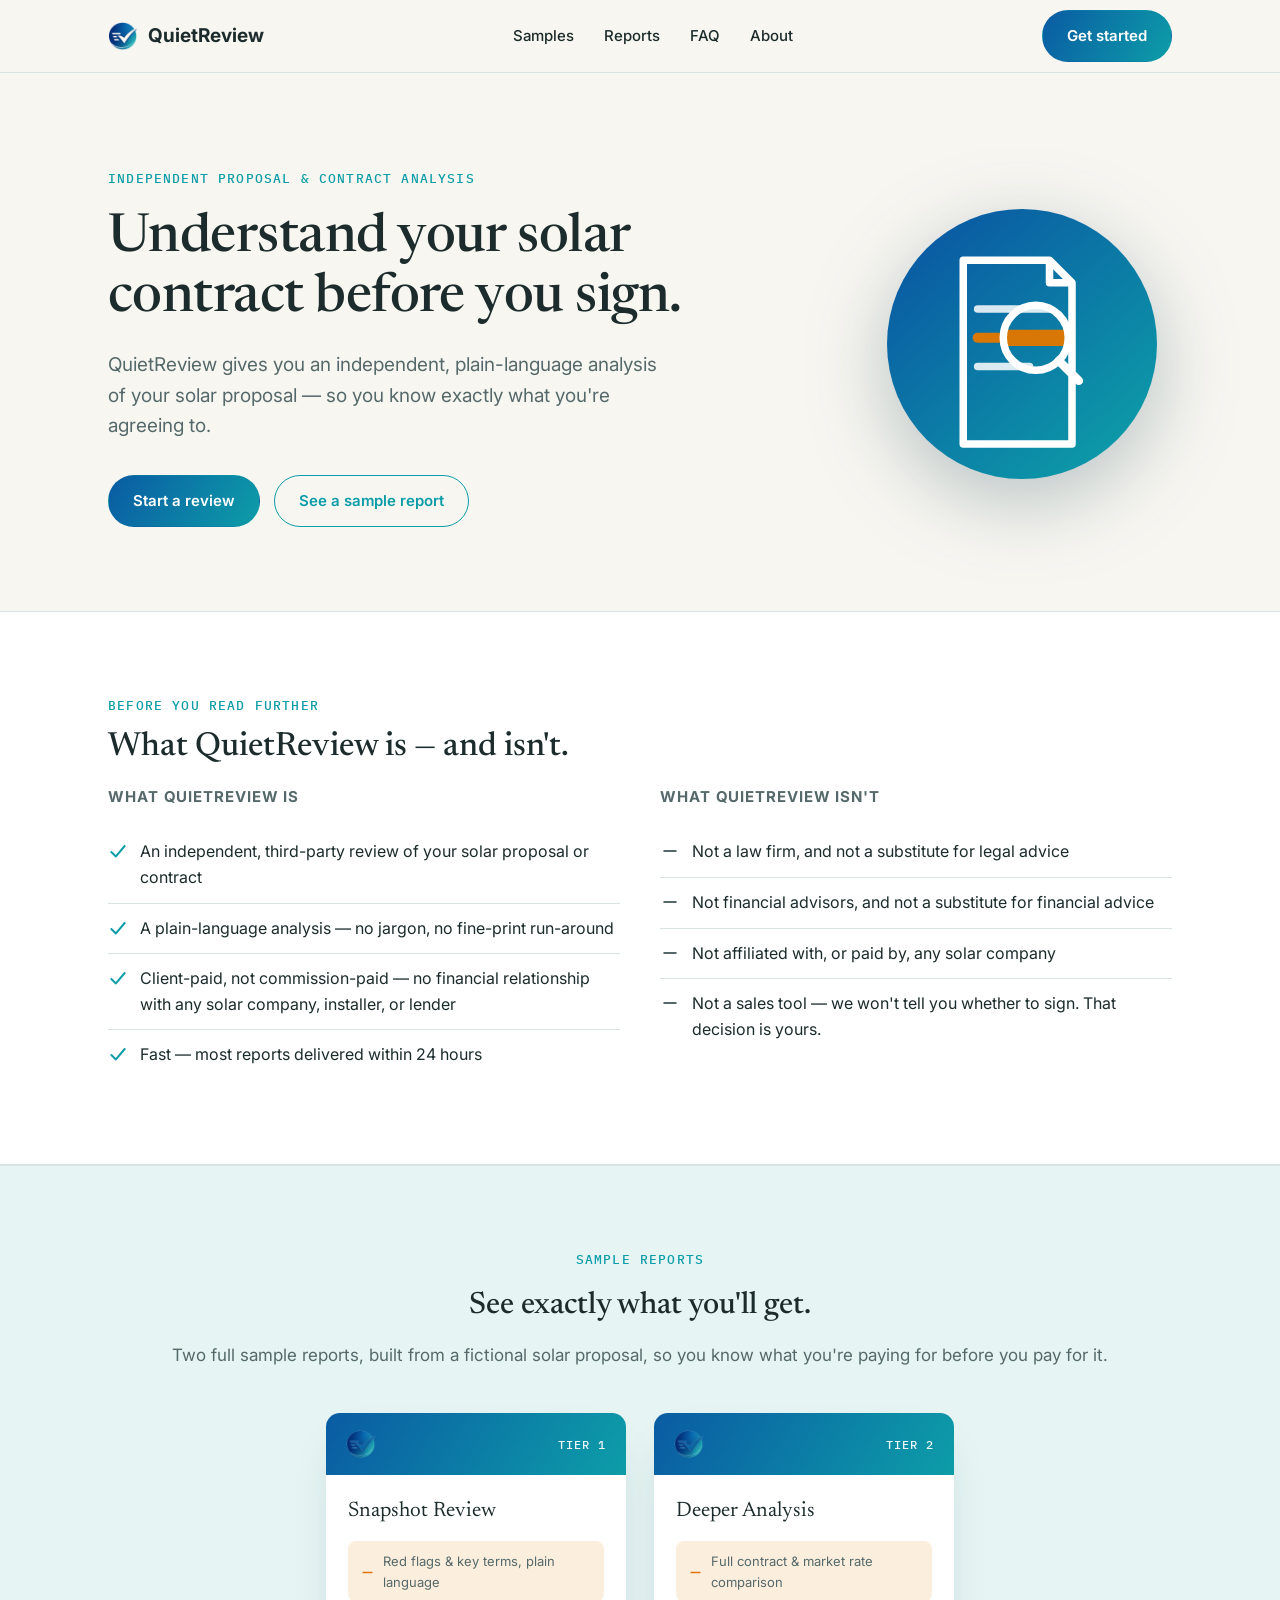
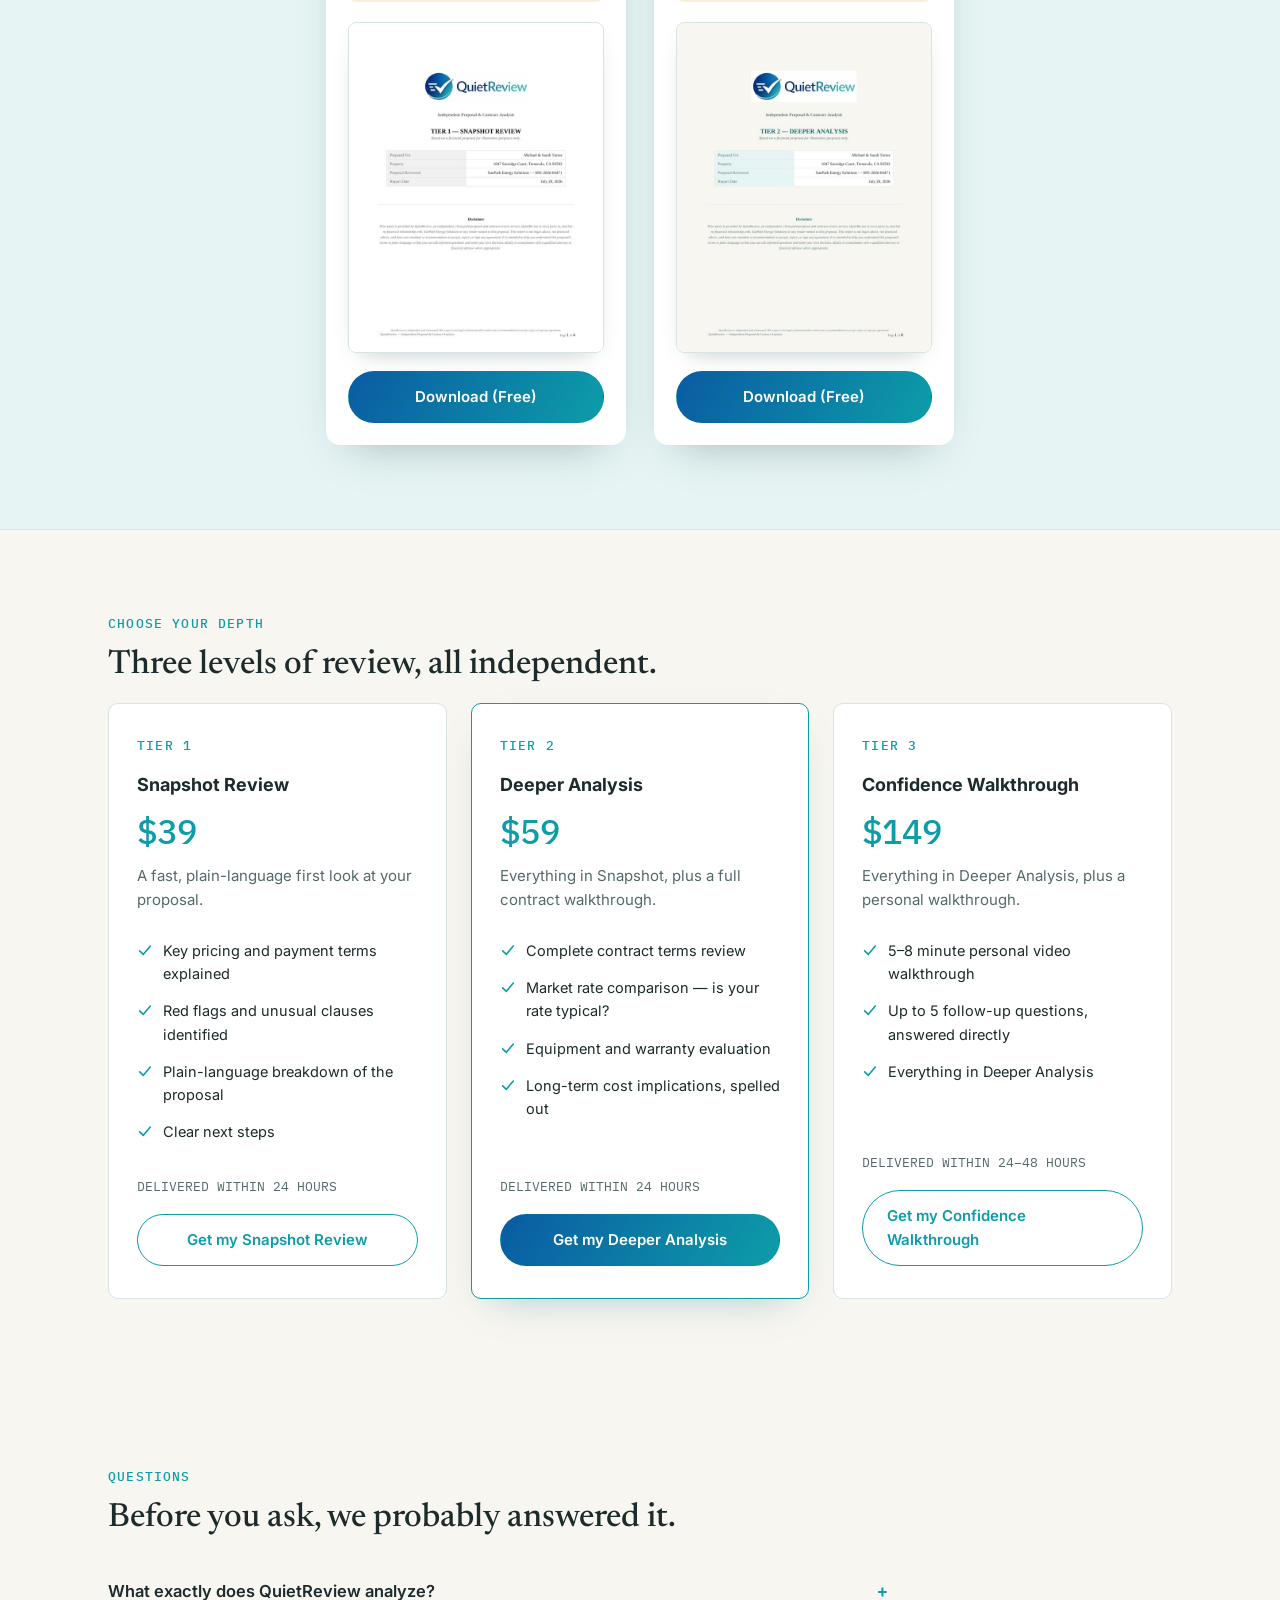
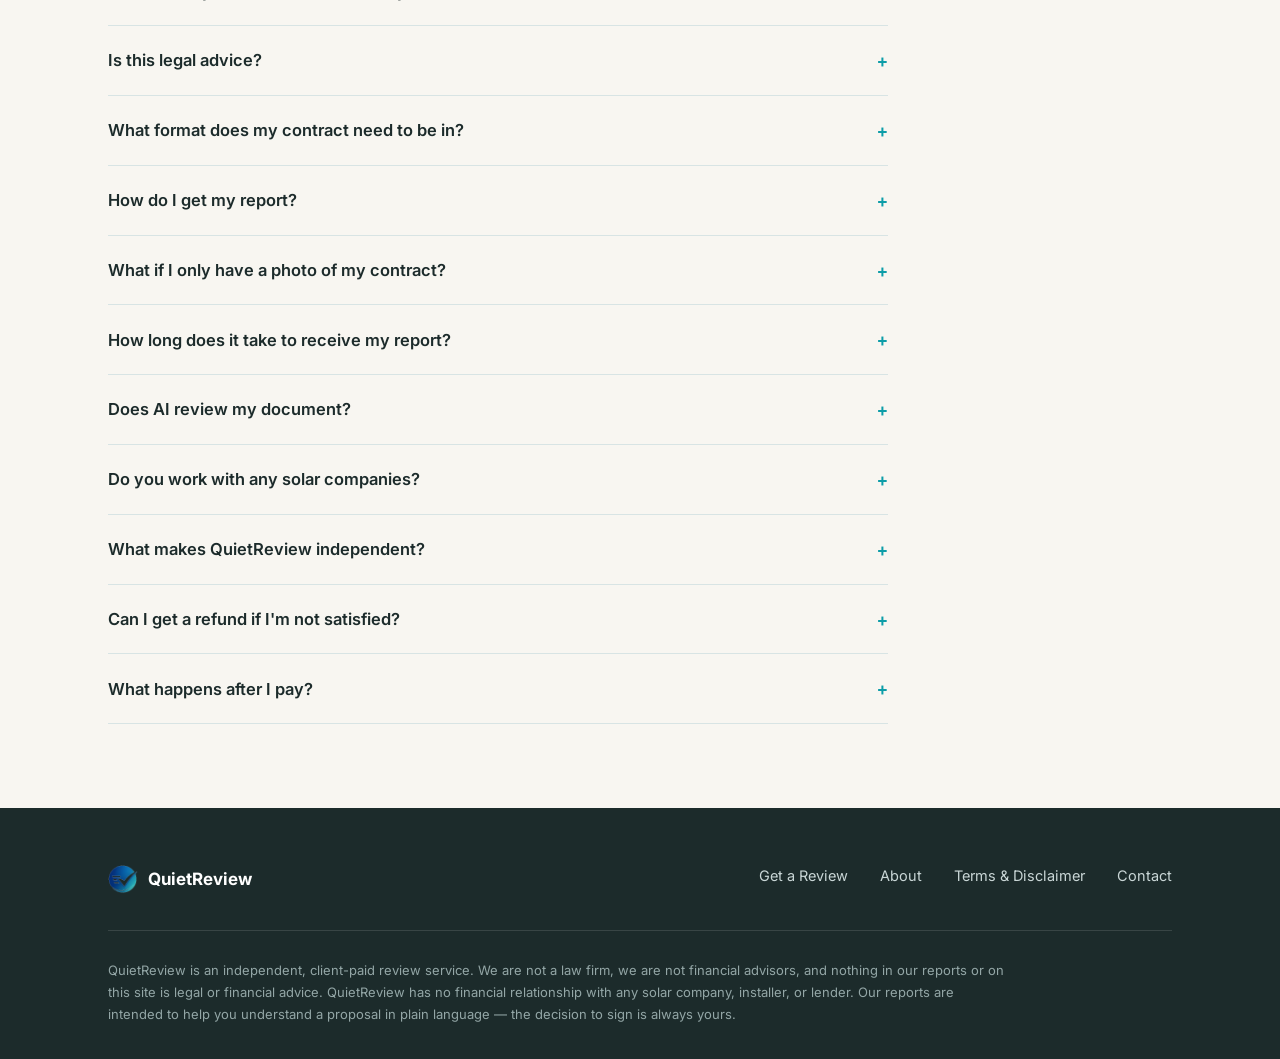
<file: index.html>
<!DOCTYPE html>
<html lang="en">
<head>
<meta charset="UTF-8">
<meta name="viewport" content="width=device-width, initial-scale=1.0">
<title>QuietReview — Understand your solar contract before you sign</title>
<meta name="description" content="QuietReview gives you an independent, plain-language analysis of your solar proposal — so you know exactly what you're agreeing to. Client-paid, not commission-paid.">
<link rel="icon" type="image/png" href="assets/quietreview-favicon.png">
<link rel="stylesheet" href="style.css?v=4">
</head>
<body>

<!-- Reusable SVG signature: the checkmark from the mark, used as the recurring
     structural device throughout (list markers, hero motif) instead of generic bullets/numbers -->
<svg width="0" height="0" style="position:absolute">
  <symbol id="qr-check" viewBox="0 0 24 24" fill="none">
    <path d="M4 13.2L9.5 18.5L20 6" stroke="currentColor" stroke-width="2.4" stroke-linecap="round" stroke-linejoin="round"/>
  </symbol>
  <symbol id="qr-dash" viewBox="0 0 24 24" fill="none">
    <path d="M5 12H19" stroke="currentColor" stroke-width="2.4" stroke-linecap="round"/>
  </symbol>
  <linearGradient id="qr-crisp-mark-grad" x1="15%" y1="10%" x2="90%" y2="95%">
    <stop offset="0%" stop-color="#0A5BA3"/>
    <stop offset="100%" stop-color="#0D9DA8"/>
  </linearGradient>
  <symbol id="qr-crisp-mark" viewBox="0 0 24 24">
    <circle cx="12" cy="12" r="12" fill="url(#qr-crisp-mark-grad)"/>
    <g stroke="#FFFFFF" stroke-width="1.6" stroke-linecap="round">
      <line x1="6.5" y1="8.3" x2="11.5" y2="8.3"/>
      <line x1="6.5" y1="11" x2="10" y2="11"/>
    </g>
    <path d="M6.3 13.2L10 16.7L18 8" stroke="#FFFFFF" stroke-width="2.1" stroke-linecap="round" stroke-linejoin="round" fill="none"/>
  </symbol>
  <linearGradient id="qr-mark-gradient" x1="15%" y1="10%" x2="90%" y2="95%">
    <stop offset="0%" stop-color="#0A5BA3"/>
    <stop offset="100%" stop-color="#0D9DA8"/>
  </linearGradient>
  <clipPath id="lens-clip">
    <circle cx="131" cy="115" r="26"/>
  </clipPath>
</svg>

<header class="site-header">
  <div class="wrap">
    <a class="brand" href="/">
      <img src="assets/quietreview-mark.png" alt="">
      <span class="brand-word">QuietReview</span>
    </a>
    <nav>
      <ul class="nav-links">
        <li><a href="#samples">Samples</a></li>
        <li><a href="#tiers">Reports</a></li>
        <li><a href="#faq">FAQ</a></li>
        <li><a href="about.html">About</a></li>
      </ul>
    </nav>
    <a class="btn nav-cta" href="order.html">Get started</a>
  </div>
</header>

<main>

  <!-- ============ HERO ============ -->
  <section class="hero">
    <div class="wrap">
      <div>
        <p class="eyebrow">Independent Proposal &amp; Contract Analysis</p>
        <h1>Understand your solar contract before you sign.</h1>
        <p class="lede">QuietReview gives you an independent, plain-language analysis of your solar proposal — so you know exactly what you're agreeing to.</p>
        <div class="hero-ctas">
          <a class="btn btn-primary" href="order.html">Start a review</a>
          <a class="btn btn-outline" href="#samples">See a sample report</a>
        </div>
      </div>
      <div class="hero-mark" aria-hidden="true">
        <svg viewBox="0 0 240 240">
          <circle cx="120" cy="120" r="108" fill="url(#qr-mark-gradient)"/>
          <!-- document, sized and positioned so the full visual mass (not just the line) balances at true center -->
          <g transform="translate(73,53)">
            <path d="M0 0 H69 L87 18 V147 H0 Z" fill="none" stroke="#FFFFFF" stroke-width="6" stroke-linejoin="round" stroke-linecap="round"/>
            <path d="M69 0 V18 H87" fill="none" stroke="#FFFFFF" stroke-width="6" stroke-linejoin="round"/>
            <line x1="11.5" y1="39" x2="69" y2="39" stroke="#FFFFFF" stroke-width="6" stroke-linecap="round" opacity="0.85"/>
            <line x1="11.5" y1="62" x2="74" y2="62" stroke="#D97706" stroke-width="8" stroke-linecap="round"/>
            <line x1="11.5" y1="85" x2="53" y2="85" stroke="#FFFFFF" stroke-width="6" stroke-linecap="round" opacity="0.85"/>
          </g>
          <!-- magnified segment of the flagged line, clipped to the lens -->
          <g clip-path="url(#lens-clip)">
            <line x1="99" y1="115" x2="163" y2="115" stroke="#D97706" stroke-width="13" stroke-linecap="round"/>
          </g>
          <!-- lens rim, drawn after the magnified line so the edge reads clean -->
          <circle cx="131" cy="115" r="26" fill="none" stroke="#FFFFFF" stroke-width="6"/>
          <line x1="149.4" y1="133.4" x2="165.4" y2="149.4" stroke="#FFFFFF" stroke-width="7" stroke-linecap="round"/>
        </svg>
      </div>
    </div>
  </section>

  <!-- ============ WHAT IT IS / ISN'T ============ -->
  <section class="is-isnt">
    <div class="wrap">
      <div class="section-head">
        <p class="eyebrow">Before You Read Further</p>
        <h2>What QuietReview is — and isn't.</h2>
      </div>
      <div class="is-isnt-grid">
        <div class="is-isnt-card is">
          <h3>What QuietReview is</h3>
          <ul>
            <li><svg class="mark"><use href="#qr-check"/></svg> An independent, third-party review of your solar proposal or contract</li>
            <li><svg class="mark"><use href="#qr-check"/></svg> A plain-language analysis — no jargon, no fine-print run-around</li>
            <li><svg class="mark"><use href="#qr-check"/></svg> Client-paid, not commission-paid — no financial relationship with any solar company, installer, or lender</li>
            <li><svg class="mark"><use href="#qr-check"/></svg> Fast — most reports delivered within 24 hours</li>
          </ul>
        </div>
        <div class="is-isnt-card isnt">
          <h3>What QuietReview isn't</h3>
          <ul>
            <li><svg class="mark"><use href="#qr-dash"/></svg> Not a law firm, and not a substitute for legal advice</li>
            <li><svg class="mark"><use href="#qr-dash"/></svg> Not financial advisors, and not a substitute for financial advice</li>
            <li><svg class="mark"><use href="#qr-dash"/></svg> Not affiliated with, or paid by, any solar company</li>
            <li><svg class="mark"><use href="#qr-dash"/></svg> Not a sales tool — we won't tell you whether to sign. That decision is yours.</li>
          </ul>
        </div>
      </div>
    </div>
  </section>

  <!-- ============ SAMPLES ============ -->
  <section class="samples" id="samples">
    <div class="wrap">
      <p class="eyebrow">Sample Reports</p>
      <h2>See exactly what you'll get.</h2>
      <p class="lede">Two full sample reports, built from a fictional solar proposal, so you know what you're paying for before you pay for it.</p>

      <div class="sample-grid">
        <div class="sample-card">
          <div class="sample-card-top">
            <img src="assets/quietreview-mark.png" alt="" class="sample-card-mark">
            <span class="sample-card-tier">TIER 1</span>
          </div>
          <div class="sample-card-body">
            <p class="sample-card-title">Snapshot Review</p>
            <div class="sample-card-flag">
              <svg class="mark" style="width:15px;height:15px;color:#D97706"><use href="#qr-dash"/></svg>
              Red flags &amp; key terms, plain language
            </div>
          </div>
          <a class="sample-card-preview-link" href="assets/samples/QuietReview-Sample-Snapshot-Review.pdf" download>
            <img class="sample-card-preview" src="assets/sample-snapshot-preview.jpg" alt="Preview of page 1 of the Snapshot Review sample report">
          </a>
          <a class="btn btn-primary sample-card-btn" href="assets/samples/QuietReview-Sample-Snapshot-Review.pdf" download>Download (Free)</a>
        </div>

        <div class="sample-card">
          <div class="sample-card-top">
            <img src="assets/quietreview-mark.png" alt="" class="sample-card-mark">
            <span class="sample-card-tier">TIER 2</span>
          </div>
          <div class="sample-card-body">
            <p class="sample-card-title">Deeper Analysis</p>
            <div class="sample-card-flag">
              <svg class="mark" style="width:15px;height:15px;color:#D97706"><use href="#qr-dash"/></svg>
              Full contract &amp; market rate comparison
            </div>
          </div>
          <a class="sample-card-preview-link" href="assets/samples/QuietReview-Sample-Deeper-Analysis.pdf" download>
            <img class="sample-card-preview" src="assets/sample-deeper-preview.jpg" alt="Preview of page 1 of the Deeper Analysis sample report">
          </a>
          <a class="btn btn-primary sample-card-btn" href="assets/samples/QuietReview-Sample-Deeper-Analysis.pdf" download>Download (Free)</a>
        </div>
      </div>

    </div>
  </section>

  <!-- ============ TIERS ============ -->
  <section class="tiers" id="tiers">
    <div class="wrap">
      <div class="section-head">
        <p class="eyebrow">Choose Your Depth</p>
        <h2>Three levels of review, all independent.</h2>
      </div>
      <div class="tier-grid">

        <div class="tier-card">
          <p class="eyebrow">Tier 1</p>
          <p class="tier-name">Snapshot Review</p>
          <p class="tier-price">$39</p>
          <p class="tier-desc">A fast, plain-language first look at your proposal.</p>
          <ul>
            <li><svg class="mark"><use href="#qr-check"/></svg> Key pricing and payment terms explained</li>
            <li><svg class="mark"><use href="#qr-check"/></svg> Red flags and unusual clauses identified</li>
            <li><svg class="mark"><use href="#qr-check"/></svg> Plain-language breakdown of the proposal</li>
            <li><svg class="mark"><use href="#qr-check"/></svg> Clear next steps</li>
          </ul>
          <p class="tier-delivery">DELIVERED WITHIN 24 HOURS</p>
          <a class="btn btn-outline" href="order.html?tier=snapshot">Get my Snapshot Review</a>
        </div>

        <div class="tier-card featured">
          <p class="eyebrow">Tier 2</p>
          <p class="tier-name">Deeper Analysis</p>
          <p class="tier-price">$59</p>
          <p class="tier-desc">Everything in Snapshot, plus a full contract walkthrough.</p>
          <ul>
            <li><svg class="mark"><use href="#qr-check"/></svg> Complete contract terms review</li>
            <li><svg class="mark"><use href="#qr-check"/></svg> Market rate comparison — is your rate typical?</li>
            <li><svg class="mark"><use href="#qr-check"/></svg> Equipment and warranty evaluation</li>
            <li><svg class="mark"><use href="#qr-check"/></svg> Long-term cost implications, spelled out</li>
          </ul>
          <p class="tier-delivery">DELIVERED WITHIN 24 HOURS</p>
          <a class="btn btn-primary" href="order.html?tier=deeper">Get my Deeper Analysis</a>
        </div>

        <div class="tier-card">
          <p class="eyebrow">Tier 3</p>
          <p class="tier-name">Confidence Walkthrough</p>
          <p class="tier-price">$149</p>
          <p class="tier-desc">Everything in Deeper Analysis, plus a personal walkthrough.</p>
          <ul>
            <li><svg class="mark"><use href="#qr-check"/></svg> 5–8 minute personal video walkthrough</li>
            <li><svg class="mark"><use href="#qr-check"/></svg> Up to 5 follow-up questions, answered directly</li>
            <li><svg class="mark"><use href="#qr-check"/></svg> Everything in Deeper Analysis</li>
          </ul>
          <p class="tier-delivery">DELIVERED WITHIN 24–48 HOURS</p>
          <a class="btn btn-outline" href="order.html?tier=walkthrough">Get my Confidence Walkthrough</a>
        </div>

      </div>
    </div>
  </section>

  <!-- ============ FAQ ============ -->
  <section class="faq" id="faq">
    <div class="wrap">
      <div class="section-head">
        <p class="eyebrow">Questions</p>
        <h2>Before you ask, we probably answered it.</h2>
      </div>
      <div class="faq-list">

        <details class="faq-item">
          <summary>What exactly does QuietReview analyze?<span class="faq-toggle">+</span></summary>
          <p class="faq-answer">We review the actual proposal, contract, or bid you upload — pricing, payment terms, financing structure, equipment, and warranties, plus any clauses worth understanding before you sign. We tell you what's typical, what's unusual, and what's worth asking about, all in plain language.</p>
        </details>

        <details class="faq-item">
          <summary>Is this legal advice?<span class="faq-toggle">+</span></summary>
          <p class="faq-answer">No. QuietReview is not a law firm, and nothing we provide is legal advice. We help you understand what a document says — we don't represent you, and we're not a substitute for a licensed attorney if you need one.</p>
        </details>

        <details class="faq-item">
          <summary>What format does my contract need to be in?<span class="faq-toggle">+</span></summary>
          <p class="faq-answer">Any format works. Upload a PDF, a photo, or a scan — whatever you have is fine.</p>
        </details>

        <details class="faq-item">
          <summary>How do I get my report?<span class="faq-toggle">+</span></summary>
          <p class="faq-answer">Select a tier, upload your document, and check out. We email your finished report to the address you provide at checkout.</p>
        </details>

        <details class="faq-item">
          <summary>What if I only have a photo of my contract?<span class="faq-toggle">+</span></summary>
          <p class="faq-answer">That's completely fine. A clear photo of every page is all we need — just make sure the text is readable.</p>
        </details>

        <details class="faq-item">
          <summary>How long does it take to receive my report?<span class="faq-toggle">+</span></summary>
          <p class="faq-answer">Snapshot Review and Deeper Analysis reports are delivered within 24 hours. Confidence Walkthrough orders, which include a personal video, are delivered within 24–48 hours.</p>
        </details>

        <details class="faq-item">
          <summary>Does AI review my document?<span class="faq-toggle">+</span></summary>
          <p class="faq-answer">Yes. Every report starts with AI analysis, then is reviewed by a person before it's sent to you — that's true across every tier, Snapshot Review included. AI doesn't change who we work for.</p>
        </details>

        <details class="faq-item">
          <summary>Do you work with any solar companies?<span class="faq-toggle">+</span></summary>
          <p class="faq-answer">No. QuietReview doesn't accept payment, referrals, or compensation from any solar company, installer, or lender. Our only client is you.</p>
        </details>

        <details class="faq-item">
          <summary>What makes QuietReview independent?<span class="faq-toggle">+</span></summary>
          <p class="faq-answer">We're paid directly by the homeowner, not by a company trying to sell you a system. That means our only incentive is to give you an accurate, honest read of what you're looking at.</p>
        </details>

        <details class="faq-item">
          <summary>Can I get a refund if I'm not satisfied?<span class="faq-toggle">+</span></summary>
          <p class="faq-answer">If we make an error in your report, or don't deliver within the promised window, contact us and we'll make it right — including a refund if appropriate. Because each report involves real analysis time on our end, we're not able to offer refunds based simply on what the report finds.</p>
        </details>

        <details class="faq-item">
          <summary>What happens after I pay?<span class="faq-toggle">+</span></summary>
          <p class="faq-answer">You'll get an immediate email confirming your order and delivery timeframe. Our team reviews your document and prepares your report, then emails it directly to you — no further steps required on your end.</p>
        </details>

      </div>
    </div>
  </section>

</main>

<footer class="site-footer">
  <div class="wrap">
    <div class="footer-top">
      <div class="footer-brand">
        <img src="assets/quietreview-mark.png" alt="" class="footer-brand-mark">
        <span>QuietReview</span>
      </div>
      <ul class="footer-links">
        <li><a href="order.html">Get a Review</a></li>
        <li><a href="about.html">About</a></li>
        <li><a href="terms.html">Terms &amp; Disclaimer</a></li>
        <li><a href="mailto:hello@quietreview.com">Contact</a></li>
      </ul>
    </div>
    <p class="footer-disclaimer">QuietReview is an independent, client-paid review service. We are not a law firm, we are not financial advisors, and nothing in our reports or on this site is legal or financial advice. QuietReview has no financial relationship with any solar company, installer, or lender. Our reports are intended to help you understand a proposal in plain language — the decision to sign is always yours.</p>
  </div>
</footer>

</body>
</html>
</file>
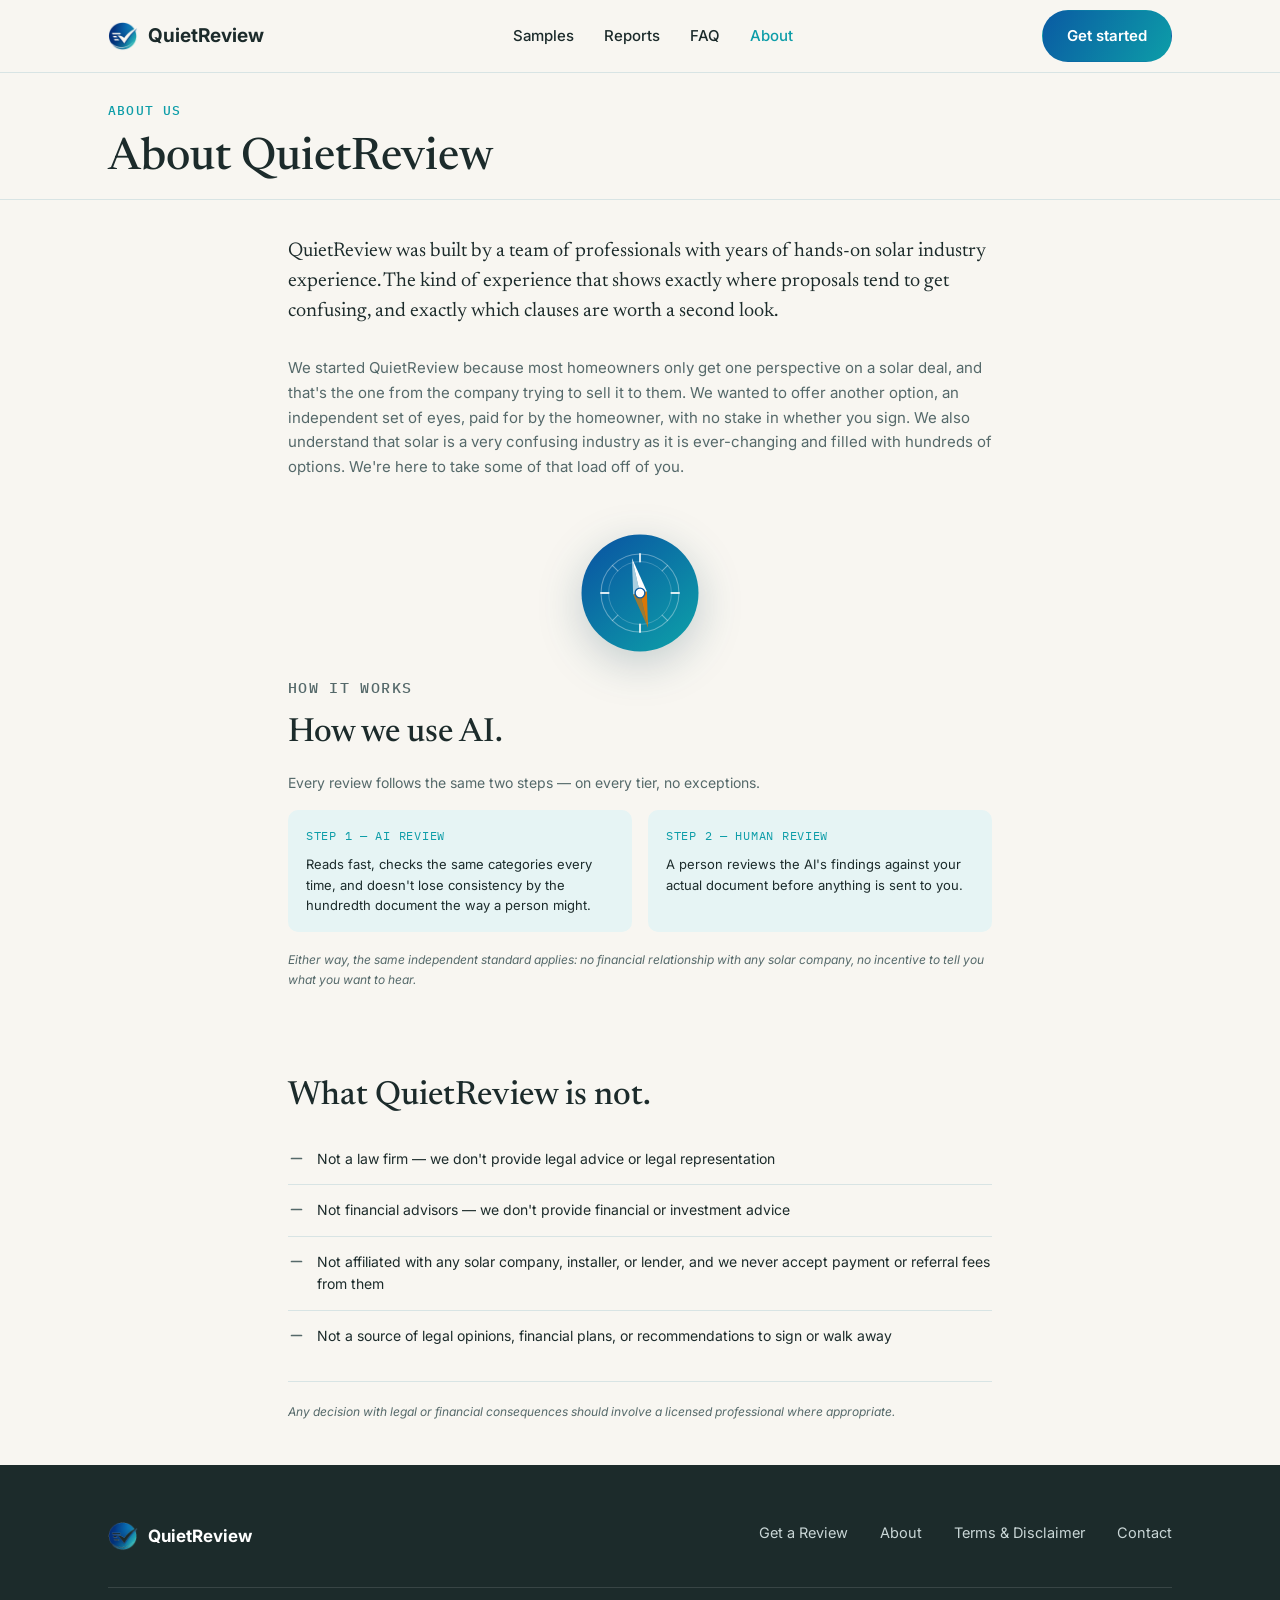
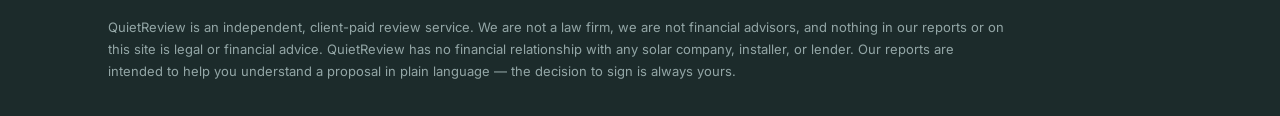
<file: about.html>
<!DOCTYPE html>
<html lang="en">
<head>
<meta charset="UTF-8">
<meta name="viewport" content="width=device-width, initial-scale=1.0">
<title>About QuietReview — Independent Proposal & Contract Analysis</title>
<meta name="description" content="QuietReview was built by a team with years of hands-on solar industry experience, to give homeowners an independent second opinion on their proposal.">
<link rel="icon" type="image/png" href="assets/quietreview-favicon.png">
<link rel="stylesheet" href="style.css?v=4">
</head>
<body>

<svg width="0" height="0" style="position:absolute">
  <symbol id="qr-check" viewBox="0 0 24 24" fill="none">
    <path d="M4 13.2L9.5 18.5L20 6" stroke="currentColor" stroke-width="2.4" stroke-linecap="round" stroke-linejoin="round"/>
  </symbol>
  <symbol id="qr-dash" viewBox="0 0 24 24" fill="none">
    <path d="M5 12H19" stroke="currentColor" stroke-width="2.4" stroke-linecap="round"/>
  </symbol>
  <linearGradient id="qr-crisp-mark-grad" x1="15%" y1="10%" x2="90%" y2="95%">
    <stop offset="0%" stop-color="#0A5BA3"/>
    <stop offset="100%" stop-color="#0D9DA8"/>
  </linearGradient>
  <symbol id="qr-crisp-mark" viewBox="0 0 24 24">
    <circle cx="12" cy="12" r="12" fill="url(#qr-crisp-mark-grad)"/>
    <g stroke="#FFFFFF" stroke-width="1.6" stroke-linecap="round">
      <line x1="6.5" y1="8.3" x2="11.5" y2="8.3"/>
      <line x1="6.5" y1="11" x2="10" y2="11"/>
    </g>
    <path d="M6.3 13.2L10 16.7L18 8" stroke="#FFFFFF" stroke-width="2.1" stroke-linecap="round" stroke-linejoin="round" fill="none"/>
  </symbol>
  <linearGradient id="qr-mark-gradient" x1="15%" y1="10%" x2="90%" y2="95%">
    <stop offset="0%" stop-color="#0A5BA3"/>
    <stop offset="100%" stop-color="#0D9DA8"/>
  </linearGradient>
</svg>

<header class="site-header">
  <div class="wrap">
    <a class="brand" href="index.html">
      <img src="assets/quietreview-mark.png" alt="">
      <span class="brand-word">QuietReview</span>
    </a>
    <nav>
      <ul class="nav-links">
        <li><a href="index.html#samples">Samples</a></li>
        <li><a href="index.html#tiers">Reports</a></li>
        <li><a href="index.html#faq">FAQ</a></li>
        <li><a href="about.html" class="active">About</a></li>
      </ul>
    </nav>
    <a class="btn nav-cta" href="order.html">Get started</a>
  </div>
</header>

<main>

  <!-- ============ PAGE HEADER ============ -->
  <section class="page-hero">
    <div class="wrap">
      <p class="eyebrow">About Us</p>
      <h1>About QuietReview</h1>
    </div>
  </section>

  <!-- ============ WHO WE ARE ============ -->
  <section class="about-narrative">
    <div class="wrap wrap-narrow">
      <p class="lede-large">QuietReview was built by a team of professionals with years of hands-on solar industry experience. The kind of experience that shows exactly where proposals tend to get confusing, and exactly which clauses are worth a second look.</p>
      <p>We started QuietReview because most homeowners only get one perspective on a solar deal, and that's the one from the company trying to sell it to them. We wanted to offer another option, an independent set of eyes, paid for by the homeowner, with no stake in whether you sign. We also understand that solar is a very confusing industry as it is ever-changing and filled with hundreds of options. We're here to take some of that load off of you.</p>
    </div>
  </section>

  <!-- ============ SECONDARY MARK DIVIDER ============ -->
  <div class="mark-divider" aria-hidden="true">
    <svg viewBox="0 0 240 240" width="130" height="130" style="display:block;margin:0 auto;">
      <circle cx="120" cy="120" r="108" fill="url(#qr-mark-gradient)"/>
      <circle cx="120" cy="120" r="72" fill="none" stroke="#FFFFFF" stroke-width="2" opacity="0.35"/>
      <circle cx="120" cy="120" r="58" fill="none" stroke="#FFFFFF" stroke-width="1.5" opacity="0.25"/>
      <g stroke="#FFFFFF" stroke-width="3.5" stroke-linecap="round" opacity="0.85">
        <line x1="120" y1="48" x2="120" y2="62"/>
        <line x1="120" y1="178" x2="120" y2="192"/>
        <line x1="48" y1="120" x2="62" y2="120"/>
        <line x1="178" y1="120" x2="192" y2="120"/>
      </g>
      <g stroke="#FFFFFF" stroke-width="2" stroke-linecap="round" opacity="0.4">
        <line x1="69.4" y1="69.4" x2="79.2" y2="79.2"/>
        <line x1="170.6" y1="69.4" x2="160.8" y2="79.2"/>
        <line x1="69.4" y1="170.6" x2="79.2" y2="160.8"/>
        <line x1="170.6" y1="170.6" x2="160.8" y2="160.8"/>
      </g>
      <g transform="rotate(-13 120 120)">
        <path d="M120 54 L133 120 L120 120 Z" fill="#FFFFFF"/>
        <path d="M120 54 L107 120 L120 120 Z" fill="#FFFFFF" opacity="0.65"/>
        <path d="M120 186 L133 120 L120 120 Z" fill="#D97706"/>
        <path d="M120 186 L107 120 L120 120 Z" fill="#D97706" opacity="0.7"/>
      </g>
      <circle cx="120" cy="120" r="9" fill="#FFFFFF"/>
      <circle cx="120" cy="120" r="9" fill="none" stroke="#0A5BA3" stroke-width="2.5"/>
    </svg>
  </div>

  <!-- ============ HOW WE USE AI ============ -->
  <section class="about-ai">
    <div class="wrap wrap-narrow">
      <div class="section-head">
        <p class="eyebrow">How It Works</p>
        <h2>How we use AI.</h2>
      </div>
      <p class="ai-lede">Every review follows the same two steps — on every tier, no exceptions.</p>
      <div class="ai-steps">
        <div class="ai-step">
          <p class="ai-step-label">Step 1 — AI Review</p>
          <p>Reads fast, checks the same categories every time, and doesn't lose consistency by the hundredth document the way a person might.</p>
        </div>
        <div class="ai-step">
          <p class="ai-step-label">Step 2 — Human Review</p>
          <p>A person reviews the AI's findings against your actual document before anything is sent to you.</p>
        </div>
      </div>
      <p class="ai-closing">Either way, the same independent standard applies: no financial relationship with any solar company, no incentive to tell you what you want to hear.</p>
    </div>
  </section>

  <!-- ============ WHAT WE'RE NOT ============ -->
  <section class="about-not">
    <div class="wrap wrap-narrow">
      <div class="section-head">
        <h2>What QuietReview is not.</h2>
      </div>
      <ul class="not-list">
        <li><svg class="mark"><use href="#qr-dash"/></svg> Not a law firm — we don't provide legal advice or legal representation</li>
        <li><svg class="mark"><use href="#qr-dash"/></svg> Not financial advisors — we don't provide financial or investment advice</li>
        <li><svg class="mark"><use href="#qr-dash"/></svg> Not affiliated with any solar company, installer, or lender, and we never accept payment or referral fees from them</li>
        <li><svg class="mark"><use href="#qr-dash"/></svg> Not a source of legal opinions, financial plans, or recommendations to sign or walk away</li>
      </ul>
      <p class="not-closing">Any decision with legal or financial consequences should involve a licensed professional where appropriate.</p>
    </div>
  </section>

</main>

<footer class="site-footer">
  <div class="wrap">
    <div class="footer-top">
      <div class="footer-brand">
        <img src="assets/quietreview-mark.png" alt="" class="footer-brand-mark">
        <span>QuietReview</span>
      </div>
      <ul class="footer-links">
        <li><a href="order.html">Get a Review</a></li>
        <li><a href="about.html">About</a></li>
        <li><a href="terms.html">Terms &amp; Disclaimer</a></li>
        <li><a href="mailto:hello@quietreview.com">Contact</a></li>
      </ul>
    </div>
    <p class="footer-disclaimer">QuietReview is an independent, client-paid review service. We are not a law firm, we are not financial advisors, and nothing in our reports or on this site is legal or financial advice. QuietReview has no financial relationship with any solar company, installer, or lender. Our reports are intended to help you understand a proposal in plain language — the decision to sign is always yours.</p>
  </div>
</footer>

</body>
</html>
</file>
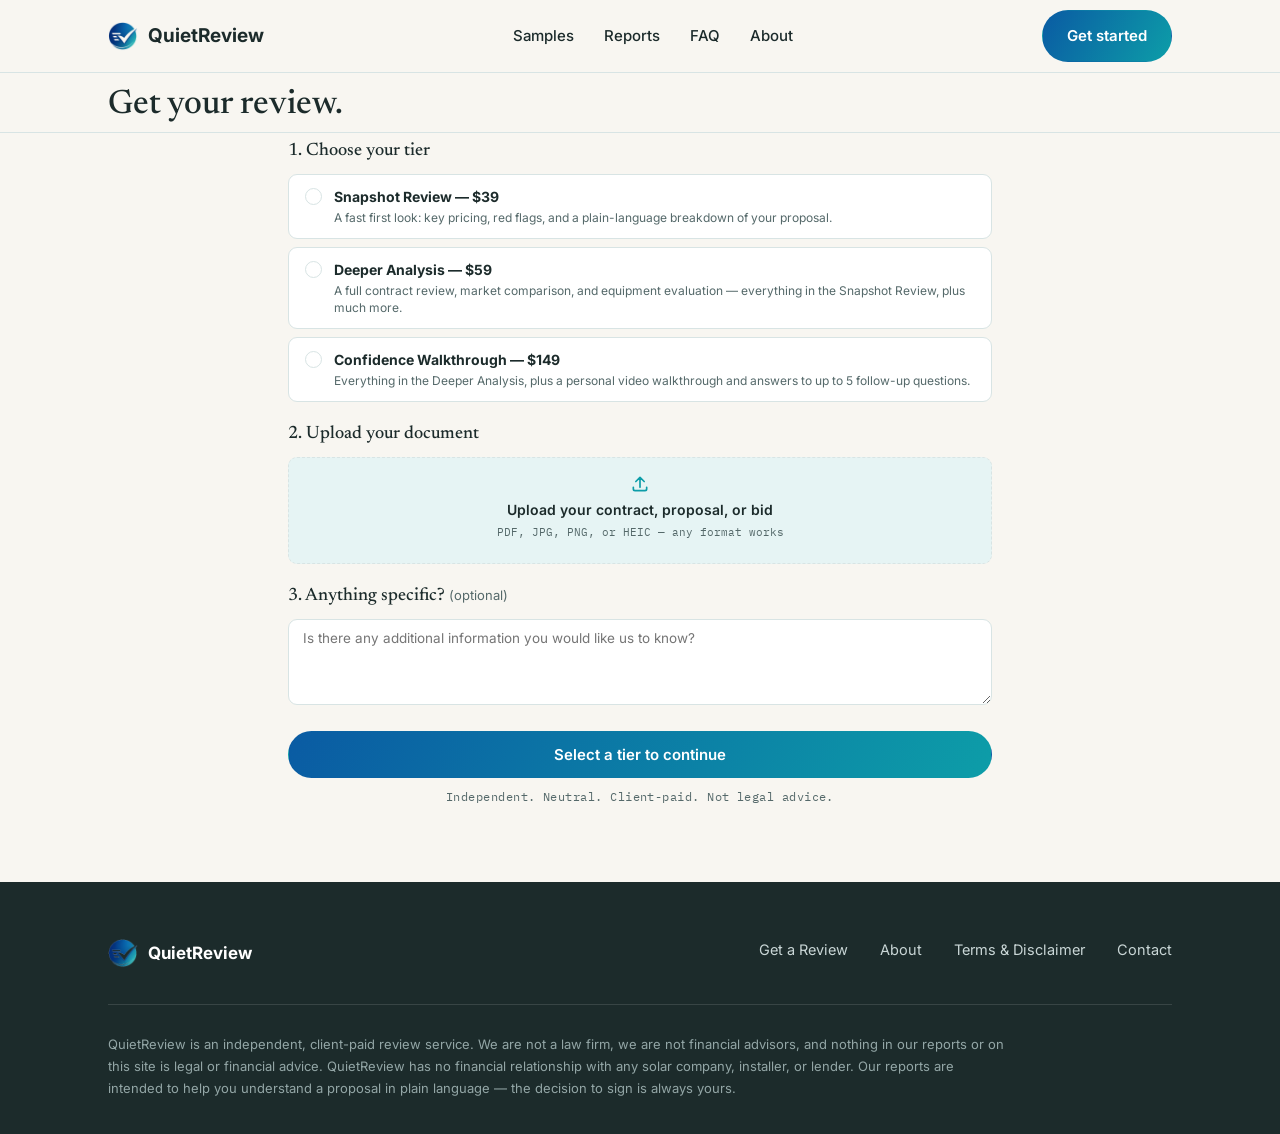
<file: order.html>
<!DOCTYPE html>
<html lang="en">
<head>
<meta charset="UTF-8">
<meta name="viewport" content="width=device-width, initial-scale=1.0">
<title>Order Your Review — QuietReview</title>
<meta name="description" content="Select a tier, upload your proposal or contract, and get an independent, plain-language review.">
<link rel="icon" type="image/png" href="assets/quietreview-favicon.png">
<link rel="stylesheet" href="style.css?v=4">
</head>
<body class="order-page">

<svg width="0" height="0" style="position:absolute">
  <symbol id="qr-check" viewBox="0 0 24 24" fill="none">
    <path d="M4 13.2L9.5 18.5L20 6" stroke="currentColor" stroke-width="2.4" stroke-linecap="round" stroke-linejoin="round"/>
  </symbol>
  <symbol id="qr-upload" viewBox="0 0 24 24" fill="none">
    <path d="M12 16V4M12 4L7 9M12 4L17 9" stroke="currentColor" stroke-width="2" stroke-linecap="round" stroke-linejoin="round"/>
    <path d="M4 16V18C4 19.1046 4.89543 20 6 20H18C19.1046 20 20 19.1046 20 18V16" stroke="currentColor" stroke-width="2" stroke-linecap="round"/>
  </symbol>
  <linearGradient id="qr-crisp-mark-grad" x1="15%" y1="10%" x2="90%" y2="95%">
    <stop offset="0%" stop-color="#0A5BA3"/>
    <stop offset="100%" stop-color="#0D9DA8"/>
  </linearGradient>
  <symbol id="qr-crisp-mark" viewBox="0 0 24 24">
    <circle cx="12" cy="12" r="12" fill="url(#qr-crisp-mark-grad)"/>
    <g stroke="#FFFFFF" stroke-width="1.6" stroke-linecap="round">
      <line x1="6.5" y1="8.3" x2="11.5" y2="8.3"/>
      <line x1="6.5" y1="11" x2="10" y2="11"/>
    </g>
    <path d="M6.3 13.2L10 16.7L18 8" stroke="#FFFFFF" stroke-width="2.1" stroke-linecap="round" stroke-linejoin="round" fill="none"/>
  </symbol>
</svg>

<header class="site-header">
  <div class="wrap">
    <a class="brand" href="index.html">
      <img src="assets/quietreview-mark.png" alt="">
      <span class="brand-word">QuietReview</span>
    </a>
    <nav>
      <ul class="nav-links">
        <li><a href="index.html#samples">Samples</a></li>
        <li><a href="index.html#tiers">Reports</a></li>
        <li><a href="index.html#faq">FAQ</a></li>
        <li><a href="about.html">About</a></li>
      </ul>
    </nav>
    <a class="btn nav-cta" href="order.html">Get started</a>
  </div>
</header>

<main>

  <!-- ============ PAGE HEADER ============ -->
  <section class="page-hero">
    <div class="wrap">
      <h1>Get your review.</h1>
    </div>
  </section>

  <!-- ============ ORDER FORM ============ -->
  <section class="order-section">
    <div class="wrap wrap-narrow">

      <form id="order-form">

        <!-- Tier selection -->
        <h2 class="order-step-title">1. Choose your tier</h2>
        <div class="order-tiers">

          <label class="order-tier-option" data-tier="snapshot" data-price="39">
            <input type="radio" name="tier" value="snapshot">
            <span class="order-tier-radio"></span>
            <span class="order-tier-info">
              <span class="order-tier-name">Snapshot Review — $39</span>
              <span class="order-tier-desc">A fast first look: key pricing, red flags, and a plain-language breakdown of your proposal.</span>
            </span>
          </label>

          <label class="order-tier-option" data-tier="deeper" data-price="59">
            <input type="radio" name="tier" value="deeper">
            <span class="order-tier-radio"></span>
            <span class="order-tier-info">
              <span class="order-tier-name">Deeper Analysis — $59</span>
              <span class="order-tier-desc">A full contract review, market comparison, and equipment evaluation — everything in the Snapshot Review, plus much more.</span>
            </span>
          </label>

          <label class="order-tier-option" data-tier="walkthrough" data-price="149">
            <input type="radio" name="tier" value="walkthrough">
            <span class="order-tier-radio"></span>
            <span class="order-tier-info">
              <span class="order-tier-name">Confidence Walkthrough — $149</span>
              <span class="order-tier-desc">Everything in the Deeper Analysis, plus a personal video walkthrough and answers to up to 5 follow-up questions.</span>
            </span>
          </label>

        </div>

        <!-- Upload -->
        <h2 class="order-step-title">2. Upload your document</h2>
        <label class="order-upload" for="doc-upload">
          <svg class="order-upload-icon"><use href="#qr-upload"/></svg>
          <span class="order-upload-label">Upload your contract, proposal, or bid</span>
          <span class="order-upload-note">PDF, JPG, PNG, or HEIC — any format works</span>
          <span class="order-upload-filename" id="upload-filename"></span>
          <input type="file" id="doc-upload" name="document" accept=".pdf,.jpg,.jpeg,.png,.heic">
        </label>

        <!-- Notes -->
        <h2 class="order-step-title">3. Anything specific? <span class="order-optional">(optional)</span></h2>
        <textarea class="order-notes" name="notes" rows="4" placeholder="Is there any additional information you would like us to know?"></textarea>

        <!-- Submit -->
        <div class="order-submit-block">
          <button type="submit" class="btn btn-primary order-submit-btn" id="order-submit">Select a tier to continue</button>
          <p class="order-trust">Independent. Neutral. Client-paid. Not legal advice.</p>
        </div>

        <p class="order-note-inline" id="order-status" role="status"></p>

      </form>

    </div>
  </section>

</main>

<footer class="site-footer">
  <div class="wrap">
    <div class="footer-top">
      <div class="footer-brand">
        <img src="assets/quietreview-mark.png" alt="" class="footer-brand-mark">
        <span>QuietReview</span>
      </div>
      <ul class="footer-links">
        <li><a href="order.html">Get a Review</a></li>
        <li><a href="about.html">About</a></li>
        <li><a href="terms.html">Terms &amp; Disclaimer</a></li>
        <li><a href="mailto:hello@quietreview.com">Contact</a></li>
      </ul>
    </div>
    <p class="footer-disclaimer">QuietReview is an independent, client-paid review service. We are not a law firm, we are not financial advisors, and nothing in our reports or on this site is legal or financial advice. QuietReview has no financial relationship with any solar company, installer, or lender. Our reports are intended to help you understand a proposal in plain language — the decision to sign is always yours.</p>
  </div>
</footer>

<script>
  // Pre-select tier from ?tier= URL param (set by the homepage's "Get my X" links)
  const params = new URLSearchParams(window.location.search);
  const preselect = params.get('tier');
  const options = document.querySelectorAll('.order-tier-option');
  const submitBtn = document.getElementById('order-submit');

  function updateButton() {
    const checked = document.querySelector('input[name="tier"]:checked');
    if (!checked) {
      submitBtn.textContent = 'Select a tier to continue';
      return;
    }
    const opt = checked.closest('.order-tier-option');
    const price = opt.getAttribute('data-price');
    const name = opt.querySelector('.order-tier-name').textContent.split(' — ')[0];
    submitBtn.textContent = `Get My ${name} — $${price}`;
  }

  options.forEach(opt => {
    opt.addEventListener('click', () => {
      options.forEach(o => o.classList.remove('selected'));
      opt.classList.add('selected');
      opt.querySelector('input').checked = true;
      updateButton();
    });
    if (preselect && opt.getAttribute('data-tier') === preselect) {
      opt.classList.add('selected');
      opt.querySelector('input').checked = true;
    }
  });
  updateButton();

  // File upload filename display
  const fileInput = document.getElementById('doc-upload');
  const filenameSpan = document.getElementById('upload-filename');
  fileInput.addEventListener('change', () => {
    filenameSpan.textContent = fileInput.files.length ? `Selected: ${fileInput.files[0].name}` : '';
  });

  // Checkout isn't wired up yet — Stripe integration is a separate build step.
  // This gives a clear, honest status instead of silently failing or erroring.
  document.getElementById('order-form').addEventListener('submit', (e) => {
    e.preventDefault();
    const checked = document.querySelector('input[name="tier"]:checked');
    const status = document.getElementById('order-status');
    if (!checked) {
      status.textContent = 'Please select a tier above before continuing.';
      return;
    }
    status.textContent = 'Checkout isn\'t connected yet — payment processing is coming soon.';
  });
</script>

</body>
</html>
</file>
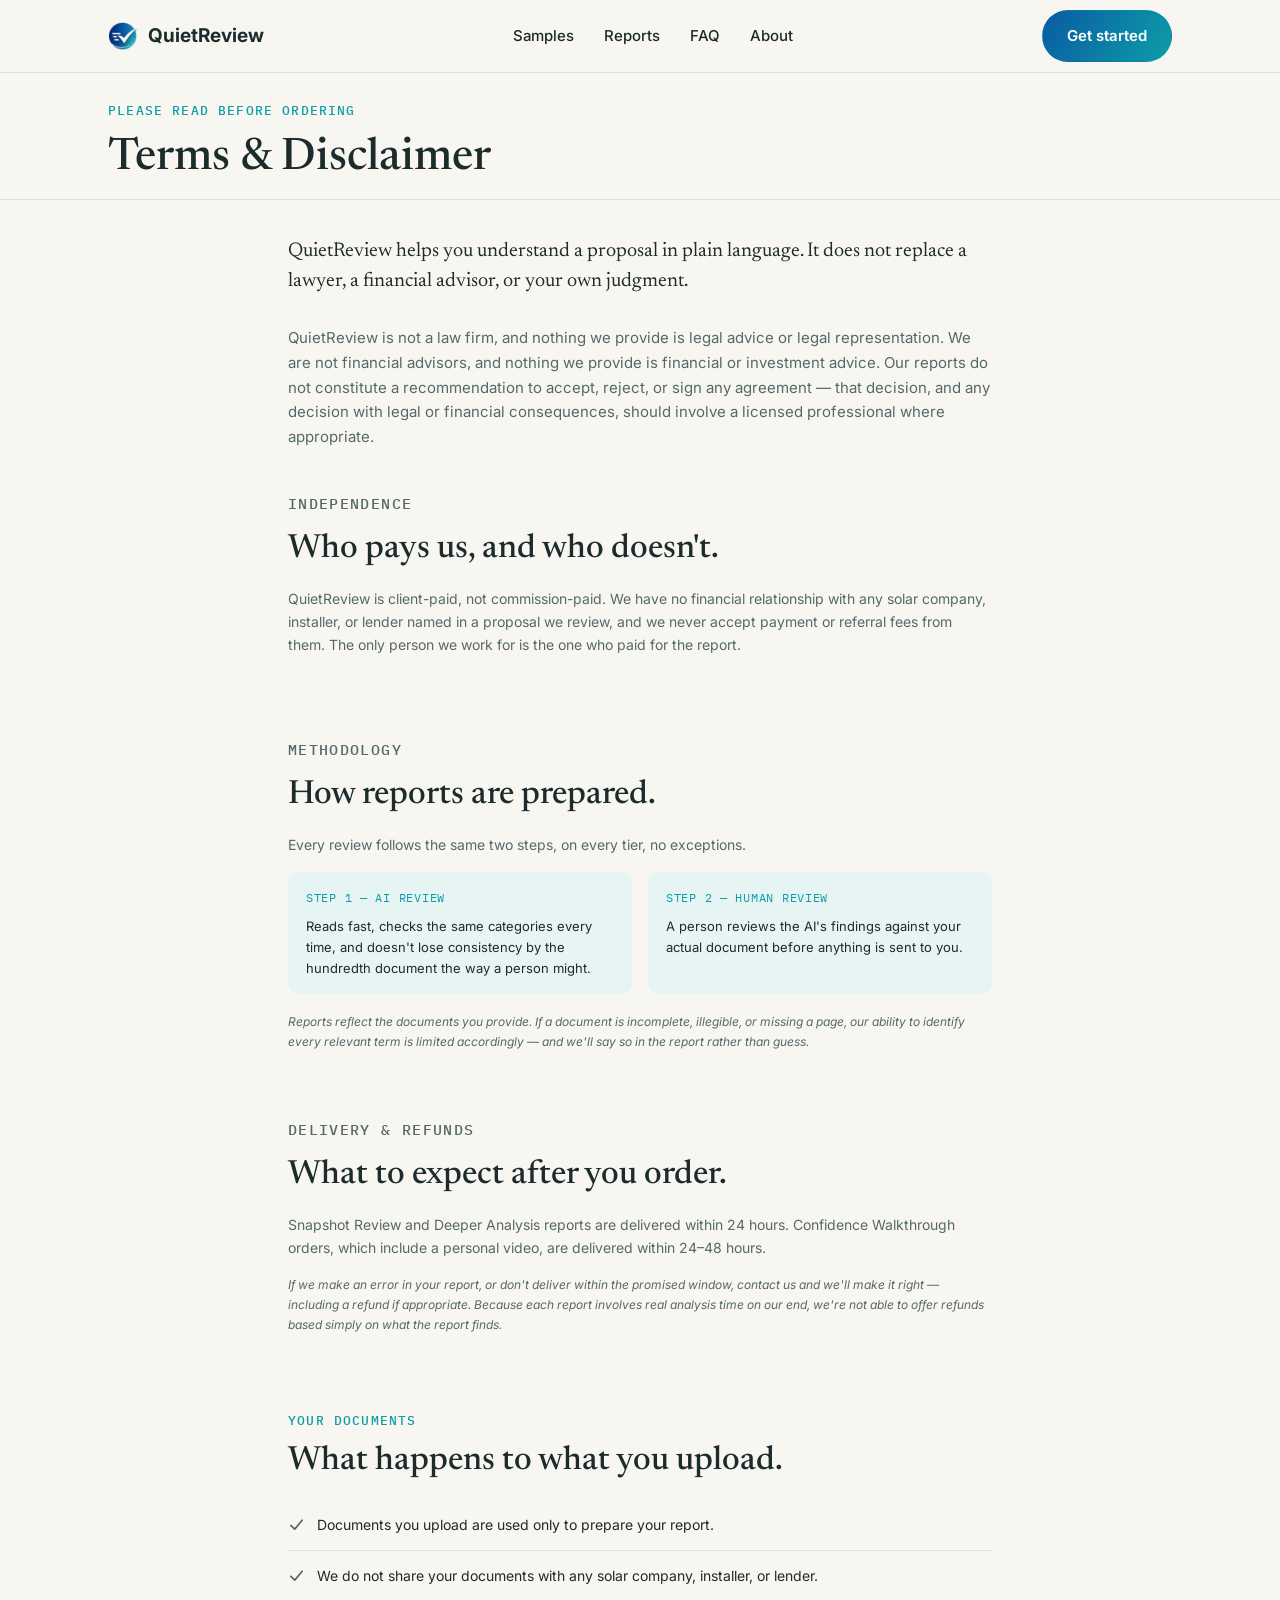
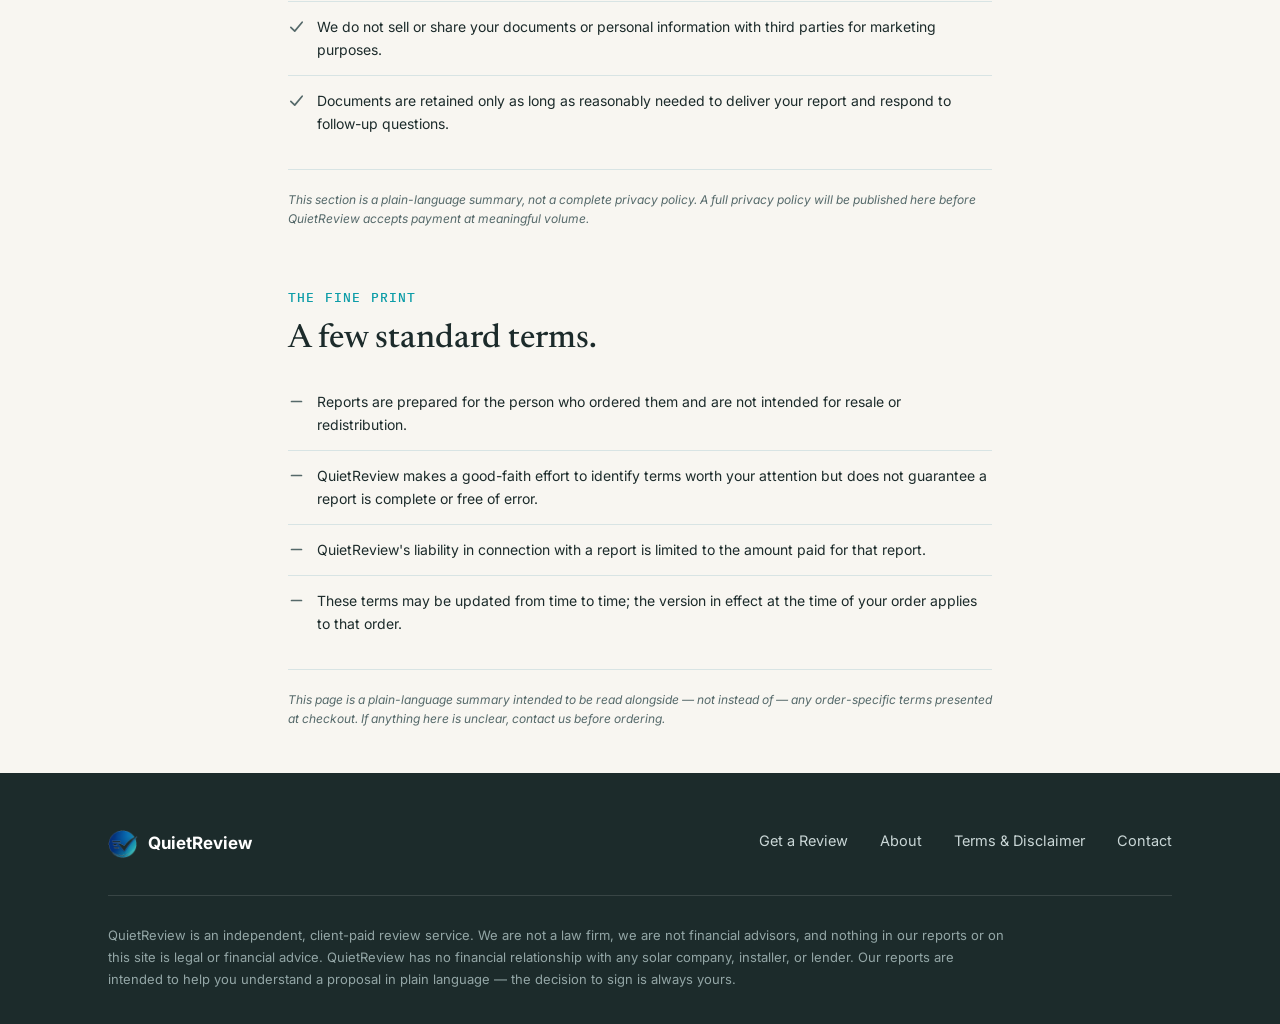
<file: terms.html>
<!DOCTYPE html>
<html lang="en">
<head>
<meta charset="UTF-8">
<meta name="viewport" content="width=device-width, initial-scale=1.0">
<title>Terms & Disclaimer — QuietReview</title>
<meta name="description" content="What QuietReview is, what it isn't, how reports are prepared, and the terms that govern using the service.">
<link rel="icon" type="image/png" href="assets/quietreview-favicon.png">
<link rel="stylesheet" href="style.css?v=4">
</head>
<body>

<svg width="0" height="0" style="position:absolute">
  <symbol id="qr-check" viewBox="0 0 24 24" fill="none">
    <path d="M4 13.2L9.5 18.5L20 6" stroke="currentColor" stroke-width="2.4" stroke-linecap="round" stroke-linejoin="round"/>
  </symbol>
  <symbol id="qr-dash" viewBox="0 0 24 24" fill="none">
    <path d="M5 12H19" stroke="currentColor" stroke-width="2.4" stroke-linecap="round"/>
  </symbol>
  <linearGradient id="qr-crisp-mark-grad" x1="15%" y1="10%" x2="90%" y2="95%">
    <stop offset="0%" stop-color="#0A5BA3"/>
    <stop offset="100%" stop-color="#0D9DA8"/>
  </linearGradient>
  <symbol id="qr-crisp-mark" viewBox="0 0 24 24">
    <circle cx="12" cy="12" r="12" fill="url(#qr-crisp-mark-grad)"/>
    <g stroke="#FFFFFF" stroke-width="1.6" stroke-linecap="round">
      <line x1="6.5" y1="8.3" x2="11.5" y2="8.3"/>
      <line x1="6.5" y1="11" x2="10" y2="11"/>
    </g>
    <path d="M6.3 13.2L10 16.7L18 8" stroke="#FFFFFF" stroke-width="2.1" stroke-linecap="round" stroke-linejoin="round" fill="none"/>
  </symbol>
</svg>

<header class="site-header">
  <div class="wrap">
    <a class="brand" href="index.html">
      <img src="assets/quietreview-mark.png" alt="">
      <span class="brand-word">QuietReview</span>
    </a>
    <nav>
      <ul class="nav-links">
        <li><a href="index.html#samples">Samples</a></li>
        <li><a href="index.html#tiers">Reports</a></li>
        <li><a href="index.html#faq">FAQ</a></li>
        <li><a href="about.html">About</a></li>
      </ul>
    </nav>
    <a class="btn nav-cta" href="order.html">Get started</a>
  </div>
</header>

<main>

  <!-- ============ PAGE HEADER ============ -->
  <section class="page-hero">
    <div class="wrap">
      <p class="eyebrow">Please Read Before Ordering</p>
      <h1>Terms &amp; Disclaimer</h1>
    </div>
  </section>

  <!-- ============ NOT LEGAL/FINANCIAL ADVICE ============ -->
  <section class="about-narrative">
    <div class="wrap wrap-narrow">
      <p class="lede-large">QuietReview helps you understand a proposal in plain language. It does not replace a lawyer, a financial advisor, or your own judgment.</p>
      <p>QuietReview is not a law firm, and nothing we provide is legal advice or legal representation. We are not financial advisors, and nothing we provide is financial or investment advice. Our reports do not constitute a recommendation to accept, reject, or sign any agreement — that decision, and any decision with legal or financial consequences, should involve a licensed professional where appropriate.</p>
    </div>
  </section>

  <!-- ============ INDEPENDENCE ============ -->
  <section class="about-ai">
    <div class="wrap wrap-narrow">
      <div class="section-head">
        <p class="eyebrow">Independence</p>
        <h2>Who pays us, and who doesn't.</h2>
      </div>
      <p class="ai-lede">QuietReview is client-paid, not commission-paid. We have no financial relationship with any solar company, installer, or lender named in a proposal we review, and we never accept payment or referral fees from them. The only person we work for is the one who paid for the report.</p>
    </div>
  </section>

  <!-- ============ HOW REPORTS ARE PREPARED ============ -->
  <section class="about-ai">
    <div class="wrap wrap-narrow">
      <div class="section-head">
        <p class="eyebrow">Methodology</p>
        <h2>How reports are prepared.</h2>
      </div>
      <p class="ai-lede">Every review follows the same two steps, on every tier, no exceptions.</p>
      <div class="ai-steps">
        <div class="ai-step">
          <p class="ai-step-label">Step 1 — AI Review</p>
          <p>Reads fast, checks the same categories every time, and doesn't lose consistency by the hundredth document the way a person might.</p>
        </div>
        <div class="ai-step">
          <p class="ai-step-label">Step 2 — Human Review</p>
          <p>A person reviews the AI's findings against your actual document before anything is sent to you.</p>
        </div>
      </div>
      <p class="ai-closing">Reports reflect the documents you provide. If a document is incomplete, illegible, or missing a page, our ability to identify every relevant term is limited accordingly — and we'll say so in the report rather than guess.</p>
    </div>
  </section>

  <!-- ============ DELIVERY & REFUNDS ============ -->
  <section class="about-ai">
    <div class="wrap wrap-narrow">
      <div class="section-head">
        <p class="eyebrow">Delivery &amp; Refunds</p>
        <h2>What to expect after you order.</h2>
      </div>
      <p class="ai-lede">Snapshot Review and Deeper Analysis reports are delivered within 24 hours. Confidence Walkthrough orders, which include a personal video, are delivered within 24–48 hours.</p>
      <p class="ai-closing">If we make an error in your report, or don't deliver within the promised window, contact us and we'll make it right — including a refund if appropriate. Because each report involves real analysis time on our end, we're not able to offer refunds based simply on what the report finds.</p>
    </div>
  </section>

  <!-- ============ YOUR DOCUMENTS ============ -->
  <section class="about-not">
    <div class="wrap wrap-narrow">
      <div class="section-head">
        <p class="eyebrow">Your Documents</p>
        <h2>What happens to what you upload.</h2>
      </div>
      <ul class="not-list">
        <li><svg class="mark"><use href="#qr-check"/></svg> Documents you upload are used only to prepare your report.</li>
        <li><svg class="mark"><use href="#qr-check"/></svg> We do not share your documents with any solar company, installer, or lender.</li>
        <li><svg class="mark"><use href="#qr-check"/></svg> We do not sell or share your documents or personal information with third parties for marketing purposes.</li>
        <li><svg class="mark"><use href="#qr-check"/></svg> Documents are retained only as long as reasonably needed to deliver your report and respond to follow-up questions.</li>
      </ul>
      <p class="not-closing">This section is a plain-language summary, not a complete privacy policy. A full privacy policy will be published here before QuietReview accepts payment at meaningful volume.</p>
    </div>
  </section>

  <!-- ============ ACCEPTABLE USE & LIABILITY ============ -->
  <section class="about-not">
    <div class="wrap wrap-narrow">
      <div class="section-head">
        <p class="eyebrow">The Fine Print</p>
        <h2>A few standard terms.</h2>
      </div>
      <ul class="not-list">
        <li><svg class="mark"><use href="#qr-dash"/></svg> Reports are prepared for the person who ordered them and are not intended for resale or redistribution.</li>
        <li><svg class="mark"><use href="#qr-dash"/></svg> QuietReview makes a good-faith effort to identify terms worth your attention but does not guarantee a report is complete or free of error.</li>
        <li><svg class="mark"><use href="#qr-dash"/></svg> QuietReview's liability in connection with a report is limited to the amount paid for that report.</li>
        <li><svg class="mark"><use href="#qr-dash"/></svg> These terms may be updated from time to time; the version in effect at the time of your order applies to that order.</li>
      </ul>
      <p class="not-closing">This page is a plain-language summary intended to be read alongside — not instead of — any order-specific terms presented at checkout. If anything here is unclear, contact us before ordering.</p>
    </div>
  </section>

</main>

<footer class="site-footer">
  <div class="wrap">
    <div class="footer-top">
      <div class="footer-brand">
        <img src="assets/quietreview-mark.png" alt="" class="footer-brand-mark">
        <span>QuietReview</span>
      </div>
      <ul class="footer-links">
        <li><a href="order.html">Get a Review</a></li>
        <li><a href="about.html">About</a></li>
        <li><a href="terms.html">Terms &amp; Disclaimer</a></li>
        <li><a href="mailto:hello@quietreview.com">Contact</a></li>
      </ul>
    </div>
    <p class="footer-disclaimer">QuietReview is an independent, client-paid review service. We are not a law firm, we are not financial advisors, and nothing in our reports or on this site is legal or financial advice. QuietReview has no financial relationship with any solar company, installer, or lender. Our reports are intended to help you understand a proposal in plain language — the decision to sign is always yours.</p>
  </div>
</footer>

</body>
</html>
</file>
<file: style.css>
/* ============================================================
   QuietReview — Shared Stylesheet
   Design system: teal-forward, analytical-but-human.
   Deliberately avoids the "warm cream + terracotta + big serif"
   template look — mono labels + restrained serif display instead.
   ============================================================ */

@import url('https://fonts.googleapis.com/css2?family=Newsreader:ital,opsz,wght@0,6..72,400;0,6..72,500;0,6..72,600;1,6..72,400&family=Inter:wght@400;500;600;700&family=IBM+Plex+Mono:wght@400;500&display=swap');

:root {
  /* Colors matched directly to the logo's own gradient (navy -> cyan-teal),
     sampled from the source mark, rather than the flatter brand teal */
  --teal-navy: #0A5BA3;
  --teal: #0D9DA8;
  --teal-dark: #0B7E88;
  --offwhite: #F8F6F1;
  --amber: #D97706;
  --charcoal: #1C2B2B;
  --light-teal: #E6F4F4;

  /* Derived working colors */
  --text: var(--charcoal);
  --text-muted: #55696A;
  --border: #D8E4E4;
  --white: #FFFFFF;
  --gradient-brand: linear-gradient(120deg, var(--teal-navy), var(--teal));

  /* Type */
  --font-display: 'Newsreader', Georgia, serif;
  --font-body: 'Inter', -apple-system, BlinkMacSystemFont, sans-serif;
  --font-mono: 'IBM Plex Mono', ui-monospace, monospace;

  --radius: 10px;
  --max-width: 1120px;
}

*, *::before, *::after { box-sizing: border-box; }

html { scroll-behavior: smooth; }

body {
  margin: 0;
  background: var(--offwhite);
  color: var(--text);
  font-family: var(--font-body);
  font-size: 17px;
  line-height: 1.6;
  -webkit-font-smoothing: antialiased;
}

img { max-width: 100%; display: block; }

a { color: var(--teal); }
a:focus-visible, button:focus-visible, summary:focus-visible, input:focus-visible, textarea:focus-visible {
  outline: 2px solid var(--amber);
  outline-offset: 3px;
}

.wrap {
  max-width: var(--max-width);
  margin: 0 auto;
  padding: 0 28px;
}

/* ---------- Eyebrow / mono labels — the recurring structural signature ---------- */
.eyebrow {
  font-family: var(--font-mono);
  font-size: 13px;
  letter-spacing: 0.09em;
  text-transform: uppercase;
  color: var(--teal);
  font-weight: 500;
  margin: 0;
}

/* ---------- Header / nav ---------- */
.site-header {
  position: sticky;
  top: 0;
  z-index: 20;
  background: rgba(248, 246, 241, 0.92);
  backdrop-filter: blur(6px);
  border-bottom: 1px solid var(--border);
}
.site-header .wrap {
  display: flex;
  align-items: center;
  justify-content: space-between;
  height: 72px;
}
.brand {
  display: flex;
  align-items: center;
  gap: 10px;
  text-decoration: none;
  color: var(--charcoal);
}
.brand img { height: 30px; width: auto; }
.brand-word { font-family: var(--font-body); font-weight: 700; font-size: 19px; color: var(--charcoal); }
.nav-links {
  display: flex;
  gap: 30px;
  list-style: none;
  margin: 0; padding: 0;
  font-size: 15px;
}
.nav-links a { color: var(--text); text-decoration: none; font-weight: 500; }
.nav-links a:hover { color: var(--teal); }
.nav-cta {
  background: var(--gradient-brand);
  color: var(--white) !important;
  padding: 10px 18px;
  border-radius: 999px;
  font-weight: 600;
  font-size: 14px;
}
.nav-toggle { display: none; }

/* ---------- Buttons ---------- */
.btn {
  display: inline-flex;
  align-items: center;
  gap: 8px;
  font-family: var(--font-body);
  font-weight: 600;
  font-size: 15px;
  padding: 13px 24px;
  border-radius: 999px;
  border: 1px solid transparent;
  cursor: pointer;
  text-decoration: none;
  transition: transform 0.15s ease, box-shadow 0.15s ease;
}
.btn:hover { transform: translateY(-1px); }
.btn-primary { background: var(--gradient-brand); color: var(--white); }
.btn-primary:hover { box-shadow: 0 8px 20px -8px rgba(13,110,110,0.55); }
.btn-outline { background: transparent; color: var(--teal); border-color: var(--teal); }
.btn-outline:hover { background: var(--light-teal); }

/* ---------- Hero ---------- */
.hero {
  padding: 96px 0 84px;
  border-bottom: 1px solid var(--border);
}
.hero .wrap {
  display: grid;
  grid-template-columns: 1.15fr 0.85fr;
  gap: 56px;
  align-items: center;
}
.hero h1 {
  font-family: var(--font-display);
  font-weight: 500;
  font-size: clamp(2.4rem, 4.2vw, 3.4rem);
  line-height: 1.12;
  letter-spacing: -0.01em;
  margin: 18px 0 22px;
  color: var(--charcoal);
}
.hero .lede {
  font-size: 19px;
  color: var(--text-muted);
  max-width: 46ch;
  margin: 0 0 34px;
}
.hero-ctas { display: flex; gap: 14px; flex-wrap: wrap; }

/* Signature element: a full recreation of the real logo mark, given weight via shadow */
.hero-mark {
  position: relative;
  aspect-ratio: 1;
  max-width: 340px;
  justify-self: end;
}
.hero-mark svg {
  width: 100%;
  height: 100%;
  filter: drop-shadow(0 22px 40px rgba(10, 60, 80, 0.28));
}

/* ---------- Section scaffolding ---------- */
section { padding: 84px 0; }
.section-head { max-width: 640px; margin: 0 0 18px; }
.section-head h2 {
  font-family: var(--font-display);
  font-weight: 500;
  font-size: clamp(1.7rem, 2.6vw, 2.2rem);
  line-height: 1.15;
  margin: 12px 0 0;
  color: var(--charcoal);
}

/* ---------- What it is / isn't ---------- */
.is-isnt {
  background: var(--white);
  border-bottom: 1px solid var(--border);
}
.is-isnt-grid {
  display: grid;
  grid-template-columns: 1fr 1fr;
  gap: 40px;
}
.is-isnt-card h3 {
  font-family: var(--font-body);
  font-size: 15px;
  text-transform: uppercase;
  letter-spacing: 0.06em;
  color: var(--text-muted);
  margin: 0 0 18px;
}
.is-isnt-card ul { list-style: none; margin: 0; padding: 0; }
.is-isnt-card li {
  display: flex;
  gap: 12px;
  padding: 12px 0;
  border-top: 1px solid var(--border);
  font-size: 16px;
}
.is-isnt-card li:first-of-type { border-top: none; }
.mark { flex: none; width: 20px; height: 20px; margin-top: 2px; }
.is .mark { color: var(--teal); }
.isnt .mark { color: var(--text-muted); }

/* ---------- Tier cards ---------- */
.tiers { background: var(--offwhite); }
.tier-grid {
  display: grid;
  grid-template-columns: repeat(3, 1fr);
  gap: 24px;
}
.tier-card {
  background: var(--white);
  border: 1px solid var(--border);
  border-radius: var(--radius);
  padding: 32px 28px;
  display: flex;
  flex-direction: column;
}
.tier-card.featured {
  border-color: var(--teal);
  box-shadow: 0 16px 40px -20px rgba(13,110,110,0.35);
}
.tier-name { font-family: var(--font-body); font-weight: 700; font-size: 18px; margin: 14px 0 4px; }
.tier-price {
  font-family: var(--font-mono);
  font-size: 34px;
  font-weight: 500;
  color: var(--teal);
  margin: 0 0 6px;
}
.tier-desc { color: var(--text-muted); font-size: 15px; margin: 0 0 20px; }
.tier-card ul { list-style: none; margin: 0 0 26px; padding: 0; flex: 1; }
.tier-card li {
  display: flex;
  gap: 10px;
  font-size: 14.5px;
  padding: 7px 0;
}
.tier-card .mark { width: 16px; height: 16px; margin-top: 3px; color: var(--teal); }
.tier-delivery { font-family: var(--font-mono); font-size: 12.5px; color: var(--text-muted); margin: 0 0 18px; }
.tier-card .btn { justify-content: center; }

/* ---------- Sample downloads ---------- */
.samples {
  background: var(--light-teal);
  border-top: 1px solid var(--border);
  border-bottom: 1px solid var(--border);
}
.samples .wrap { text-align: center; }
.samples h2 {
  font-family: var(--font-display);
  font-weight: 500;
  font-size: clamp(1.6rem, 2.4vw, 2rem);
  margin: 10px 0 12px;
}
.samples p.lede { color: var(--text-muted); margin: 0 auto 44px; }

.sample-grid {
  display: grid;
  grid-template-columns: repeat(2, minmax(0, 300px));
  gap: 28px;
  justify-content: center;
}
.sample-card {
  background: var(--white);
  border-radius: 14px;
  overflow: hidden;
  text-align: left;
  box-shadow: 0 20px 44px -24px rgba(13, 46, 46, 0.35);
  display: flex;
  flex-direction: column;
  transition: transform 0.18s ease, box-shadow 0.18s ease;
}
.sample-card:hover {
  transform: translateY(-4px);
  box-shadow: 0 28px 54px -22px rgba(13, 46, 46, 0.4);
}
.sample-card-top {
  background: var(--gradient-brand);
  padding: 16px 20px;
  display: flex;
  align-items: center;
  justify-content: space-between;
}
.sample-card-mark { height: 30px; width: auto; }
.sample-card-tier {
  font-family: var(--font-mono);
  font-size: 12px;
  letter-spacing: 0.08em;
  color: rgba(255,255,255,0.92);
  font-weight: 500;
}
.sample-card-body { padding: 20px 22px 4px; flex: 1; }
.sample-card-title {
  font-family: var(--font-display);
  font-size: 21px;
  margin: 0 0 12px;
  color: var(--charcoal);
}
.sample-card-flag {
  display: flex;
  align-items: center;
  gap: 8px;
  padding: 10px 12px;
  background: #FBEEDD;
  border-radius: 8px;
  font-size: 13px;
  color: var(--text-muted);
}
.sample-card-preview-link {
  display: block;
  margin: 16px 22px 4px;
  border-radius: 8px;
  overflow: hidden;
  border: 1px solid var(--border);
  box-shadow: 0 10px 24px -14px rgba(13, 46, 46, 0.35);
  transition: transform 0.15s ease, box-shadow 0.15s ease;
}
.sample-card-preview-link:hover {
  transform: translateY(-2px);
  box-shadow: 0 16px 30px -14px rgba(13, 46, 46, 0.45);
}
.sample-card-preview {
  display: block;
  width: 100%;
  height: auto;
}
.sample-card-btn {
  margin: 14px 22px 22px;
  justify-content: center;
}

/* ---------- FAQ ---------- */
.faq-list { max-width: 780px; }
details.faq-item {
  border-bottom: 1px solid var(--border);
  padding: 20px 0;
}
details.faq-item summary {
  cursor: pointer;
  list-style: none;
  display: flex;
  justify-content: space-between;
  align-items: center;
  gap: 20px;
  font-weight: 600;
  font-size: 16.5px;
  color: var(--charcoal);
}
details.faq-item summary::-webkit-details-marker { display: none; }
.faq-toggle {
  font-family: var(--font-mono);
  font-size: 18px;
  color: var(--teal);
  flex: none;
  transition: transform 0.2s ease;
}
details[open] .faq-toggle { transform: rotate(45deg); }
.faq-answer { margin: 14px 0 0; color: var(--text-muted); font-size: 15.5px; max-width: 66ch; }

/* ---------- Footer ---------- */
.site-footer {
  background: var(--charcoal);
  color: #C9D6D6;
  padding: 56px 0 34px;
}
.footer-top {
  display: flex;
  justify-content: space-between;
  gap: 40px;
  flex-wrap: wrap;
  padding-bottom: 36px;
  border-bottom: 1px solid rgba(255,255,255,0.12);
}
.footer-brand { display: flex; align-items: center; gap: 10px; }
.footer-brand-mark { height: 30px; width: auto; }
.footer-brand span { font-weight: 700; color: var(--white); font-size: 17px; }
.footer-links { display: flex; gap: 32px; list-style: none; margin: 0; padding: 0; font-size: 14.5px; }
.footer-links a { color: #C9D6D6; text-decoration: none; }
.footer-links a:hover { color: var(--white); }
.footer-disclaimer {
  font-size: 13px;
  color: #93A6A6;
  line-height: 1.7;
  max-width: 900px;
  margin: 28px 0 0;
}

/* ---------- Responsive ---------- */
@media (max-width: 860px) {
  .nav-links, .nav-cta { display: none; }
  .hero .wrap { grid-template-columns: 1fr; }
  .hero-mark { max-width: 200px; justify-self: start; margin-top: 20px; }
  .is-isnt-grid { grid-template-columns: 1fr; gap: 8px; }
  .tier-grid { grid-template-columns: 1fr; }
  .sample-grid { grid-template-columns: minmax(0, 300px); }
  .footer-top { flex-direction: column; }
}

@media (prefers-reduced-motion: reduce) {
  * { transition: none !important; scroll-behavior: auto !important; }
}

/* ---------- Order page ---------- */
.order-page .page-hero { padding: 14px 0 8px; }
.order-page .page-hero h1 { margin-top: 0; font-size: clamp(1.6rem, 2.8vw, 2.1rem); }

.order-section { padding: 0 0 40px; }
.order-step-title {
  font-family: var(--font-display);
  font-weight: 500;
  font-size: 18px;
  color: var(--charcoal);
  margin: 18px 0 8px;
}
.order-step-title:first-child { margin-top: 4px; }
.order-optional {
  font-family: var(--font-body);
  font-size: 13px;
  font-weight: 400;
  color: var(--text-muted);
}

.order-tiers {
  display: flex;
  flex-direction: column;
  gap: 8px;
}
.order-tier-option {
  display: flex;
  align-items: flex-start;
  gap: 12px;
  padding: 11px 16px;
  border: 1.5px solid var(--border);
  border-radius: 9px;
  cursor: pointer;
  background: var(--white);
  transition: border-color 0.15s ease, box-shadow 0.15s ease;
}
.order-tier-option:hover { border-color: var(--teal); }
.order-tier-option.selected {
  border-color: var(--teal);
  box-shadow: 0 0 0 3px var(--light-teal);
}
.order-tier-option input[type="radio"] {
  position: absolute;
  opacity: 0;
  pointer-events: none;
}
.order-tier-radio {
  flex: none;
  width: 17px;
  height: 17px;
  border-radius: 50%;
  border: 1.5px solid var(--border);
  margin-top: 2px;
  position: relative;
}
.order-tier-option.selected .order-tier-radio { border-color: var(--teal); }
.order-tier-option.selected .order-tier-radio::after {
  content: "";
  position: absolute;
  inset: 3px;
  border-radius: 50%;
  background: var(--gradient-brand);
}
.order-tier-info { display: flex; flex-direction: column; gap: 2px; }
.order-tier-name { font-weight: 700; font-size: 14px; color: var(--charcoal); }
.order-tier-desc { font-size: 12px; color: var(--text-muted); line-height: 1.4; }

.order-upload {
  display: flex;
  flex-direction: column;
  align-items: center;
  text-align: center;
  gap: 3px;
  padding: 16px 16px;
  border: 1.5px dashed var(--border);
  border-radius: 9px;
  cursor: pointer;
  background: var(--light-teal);
  transition: border-color 0.15s ease;
}
.order-upload:hover { border-color: var(--teal); }
.order-upload-icon { width: 20px; height: 20px; color: var(--teal); margin-bottom: 2px; }
.order-upload-label { font-weight: 600; font-size: 14px; color: var(--charcoal); }
.order-upload-note { font-family: var(--font-mono); font-size: 11px; color: var(--text-muted); }
.order-upload-filename { font-size: 12px; color: var(--teal); font-weight: 600; margin-top: 2px; }
.order-upload input[type="file"] {
  position: absolute;
  width: 1px; height: 1px;
  opacity: 0;
  overflow: hidden;
}

.order-notes {
  width: 100%;
  font-family: var(--font-body);
  font-size: 13.5px;
  color: var(--text);
  padding: 10px 14px;
  border: 1.5px solid var(--border);
  border-radius: 9px;
  resize: vertical;
  box-sizing: border-box;
}
.order-notes:focus { border-color: var(--teal); outline: none; }

.order-submit-block { margin-top: 18px; text-align: center; }
.order-submit-btn { width: 100%; justify-content: center; padding: 13px; font-size: 15px; }
.order-trust {
  font-family: var(--font-mono);
  font-size: 11.5px;
  letter-spacing: 0.04em;
  color: var(--text-muted);
  margin: 10px 0 0;
}
.order-note-inline {
  text-align: center;
  font-size: 13px;
  color: var(--teal);
  margin: 16px 0 0;
  min-height: 20px;
}

/* ---------- About page ---------- */
.nav-links a.active { color: var(--teal); }

.wrap-narrow { max-width: 760px; }

.page-hero {
  padding: 28px 0 16px;
  border-bottom: 1px solid var(--border);
}
.page-hero h1 {
  font-family: var(--font-display);
  font-weight: 500;
  font-size: clamp(2rem, 3.6vw, 2.8rem);
  line-height: 1.1;
  margin: 12px 0 0;
  color: var(--charcoal);
}

.about-narrative { padding: 36px 0 22px; }
.about-narrative p.lede-large {
  font-family: var(--font-display);
  font-size: 20px;
  line-height: 1.5;
  color: var(--charcoal);
  margin: 0 0 30px;
}
.about-narrative p,
.about-ai p {
  font-size: 15px;
  color: var(--text-muted);
  line-height: 1.65;
  margin: 0 0 14px;
}
.about-ai { padding: 6px 0 60px; }
.about-ai strong { color: var(--charcoal); }
.about-ai p.ai-lede {
  font-size: 14px;
  color: var(--text-muted);
  margin: 0 0 16px;
}
.ai-steps {
  display: grid;
  grid-template-columns: 1fr 1fr;
  gap: 16px;
  margin: 0 0 18px;
}
.ai-step {
  background: var(--light-teal);
  border-radius: 10px;
  padding: 16px 18px;
}
p.ai-step-label {
  font-family: var(--font-mono);
  font-size: 12px;
  letter-spacing: 0.06em;
  text-transform: uppercase;
  color: var(--teal);
  margin: 0 0 8px;
}
.ai-step p:last-child {
  font-size: 13px;
  color: var(--text);
  line-height: 1.6;
  margin: 0;
}
.about-ai p.ai-closing {
  font-size: 12px;
  color: var(--text-muted);
  font-style: italic;
  margin: 0;
}
@media (max-width: 860px) {
  .ai-steps { grid-template-columns: 1fr; }
}

.mark-divider {
  margin: 12px auto 12px;
  text-align: center;
}
.mark-divider svg {
  width: 130px;
  height: 130px;
  display: inline-block;
  filter: drop-shadow(0 12px 22px rgba(10, 60, 80, 0.22));
}

.about-not { padding: 16px 0 32px; }
.not-list {
  list-style: none;
  margin: 0 0 20px;
  padding: 0;
}
.not-list li {
  display: flex;
  gap: 12px;
  padding: 14px 0;
  border-top: 1px solid var(--border);
  font-size: 14px;
  color: var(--text);
}
.not-list li:first-child { border-top: none; }
.not-list .mark { flex: none; width: 17px; height: 17px; margin-top: 2px; color: var(--text-muted); }
.not-closing {
  font-size: 12px;
  color: var(--text-muted);
  font-style: italic;
  border-top: 1px solid var(--border);
  padding-top: 20px;
}

@media (max-width: 860px) {
  .page-hero { padding: 44px 0 28px; }
}
</file>
